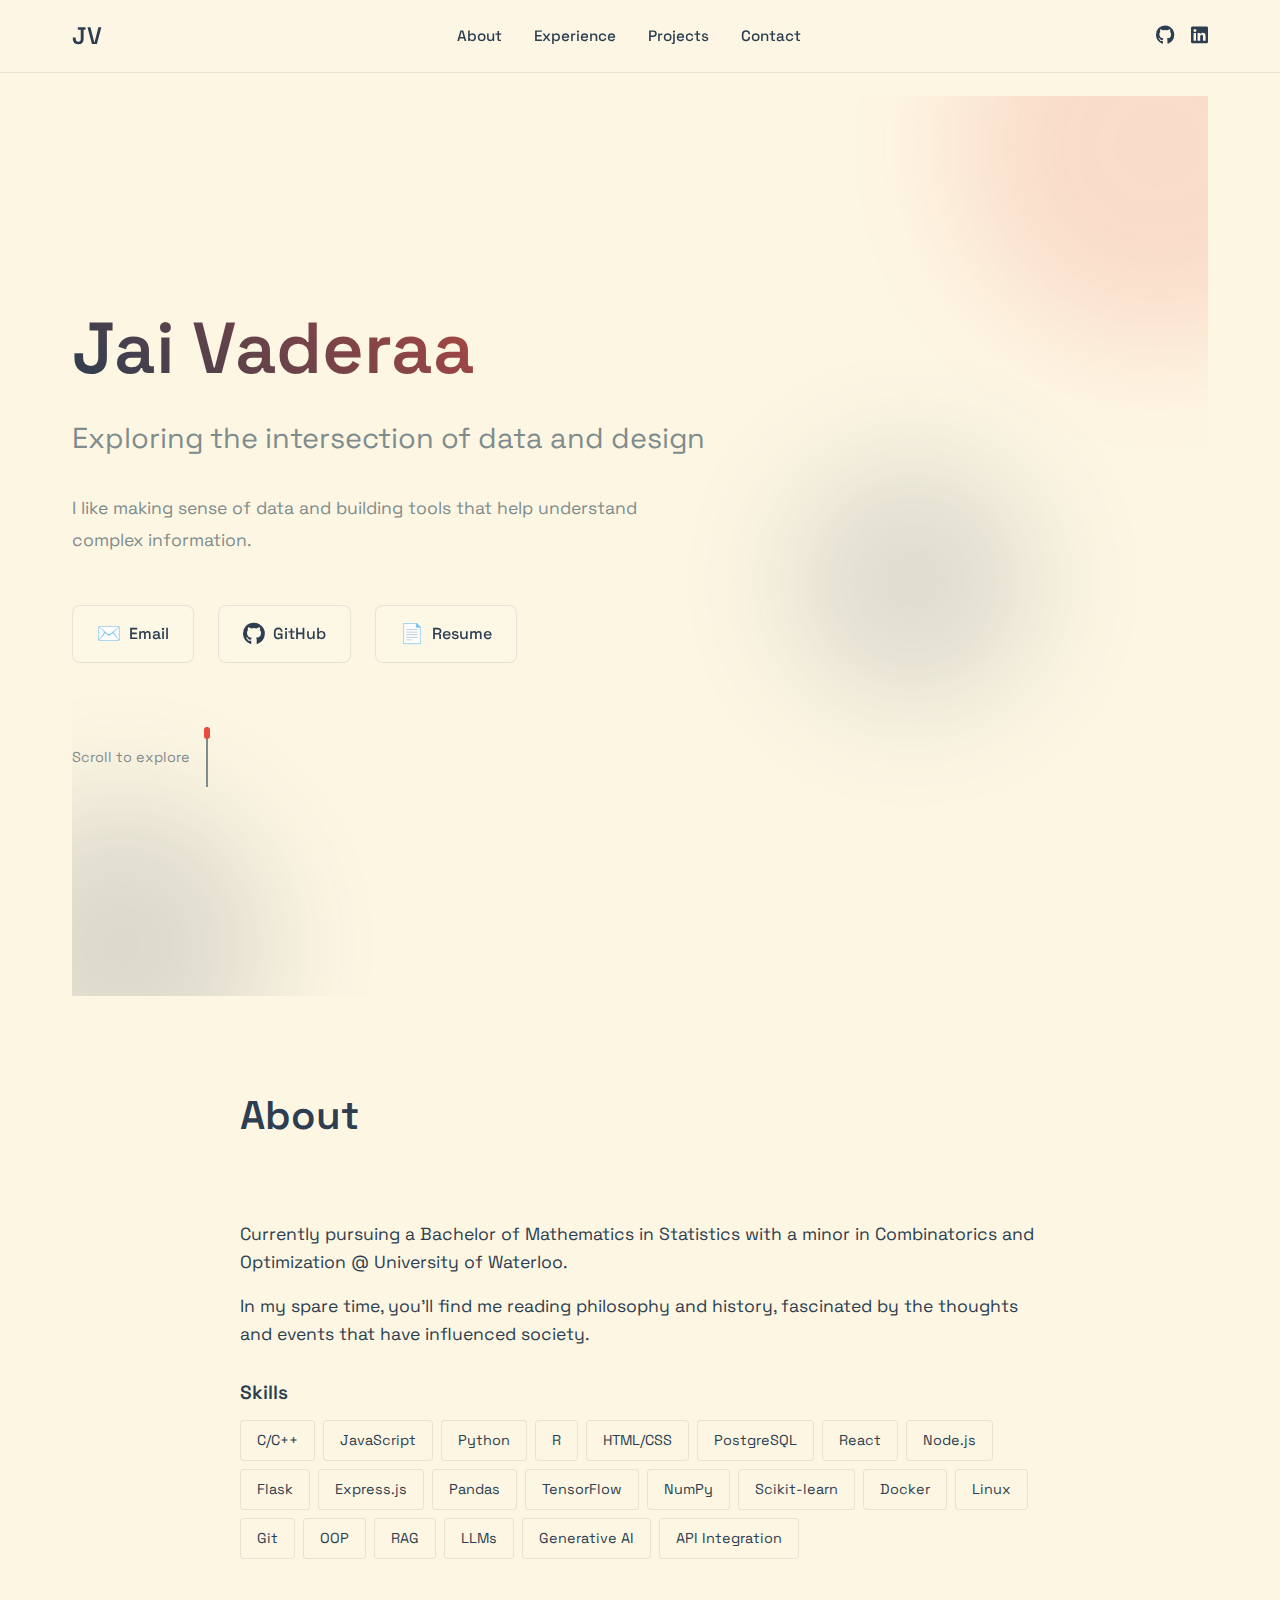
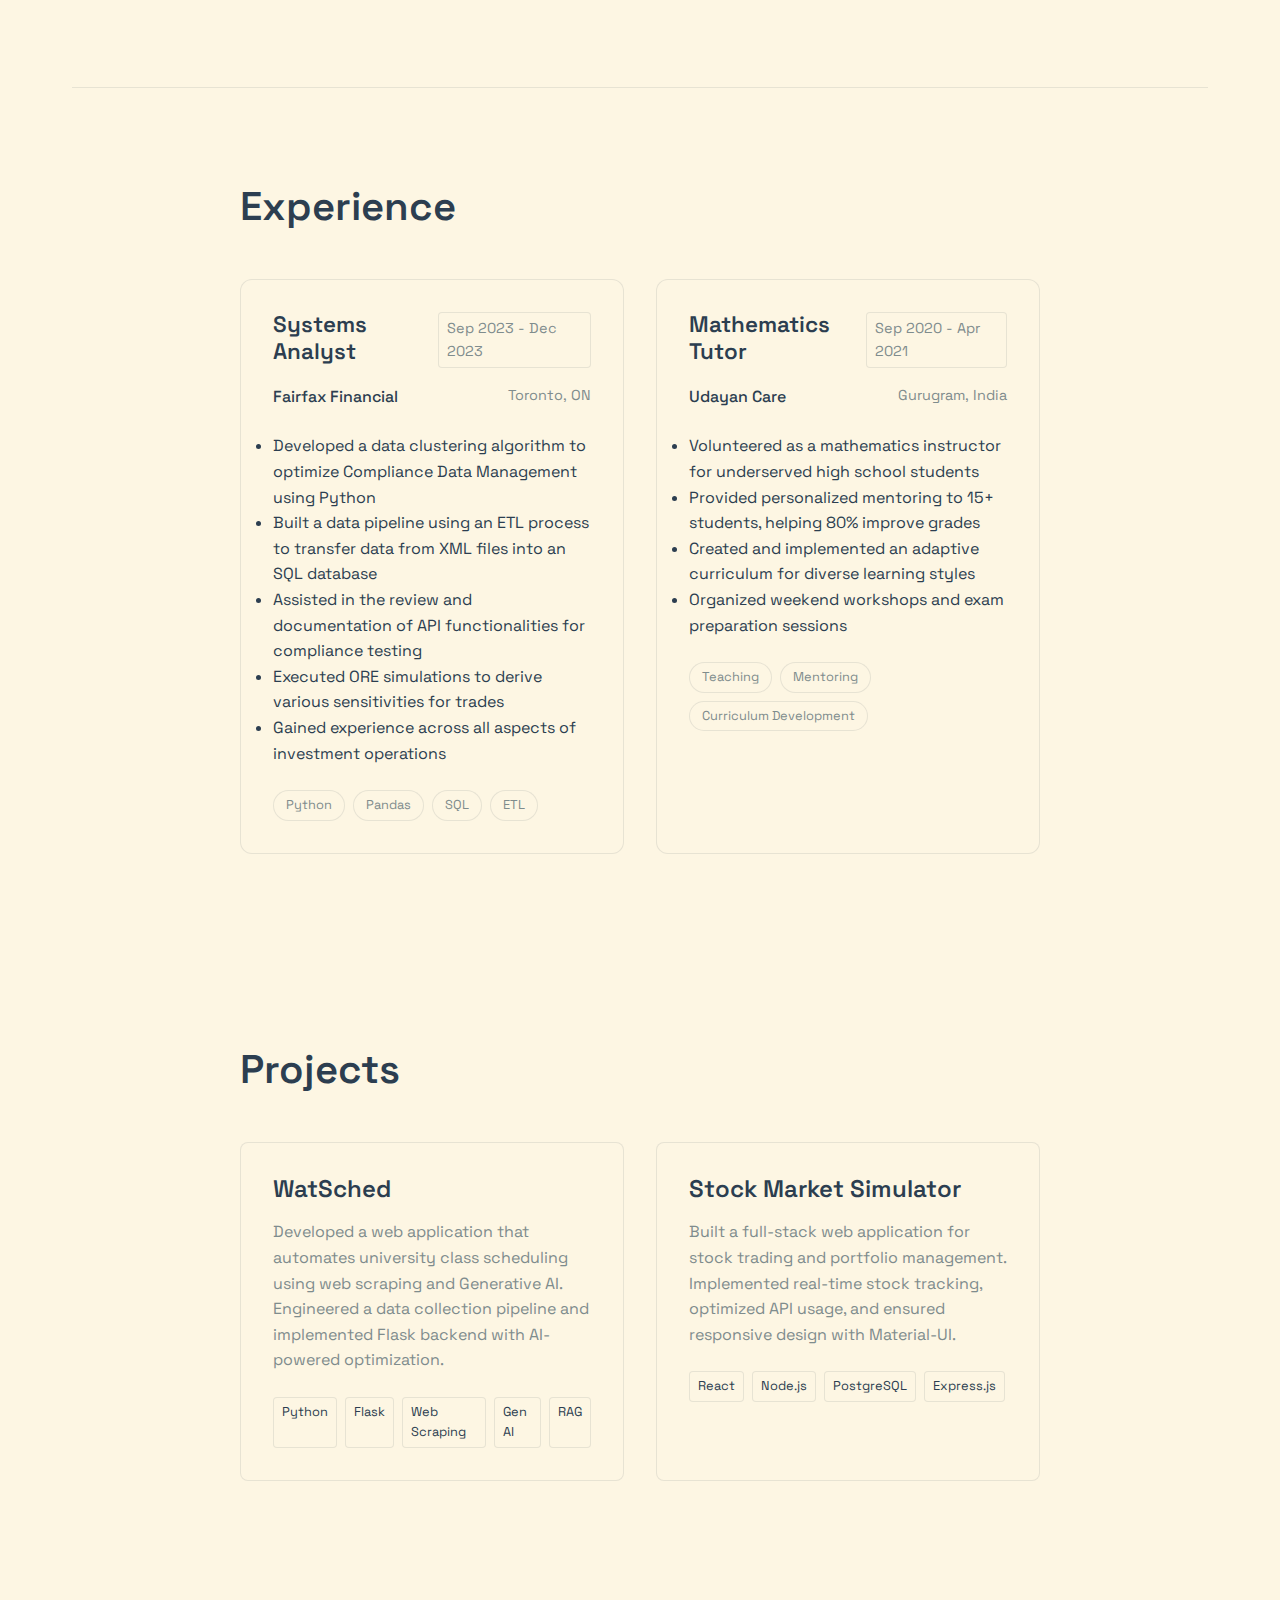
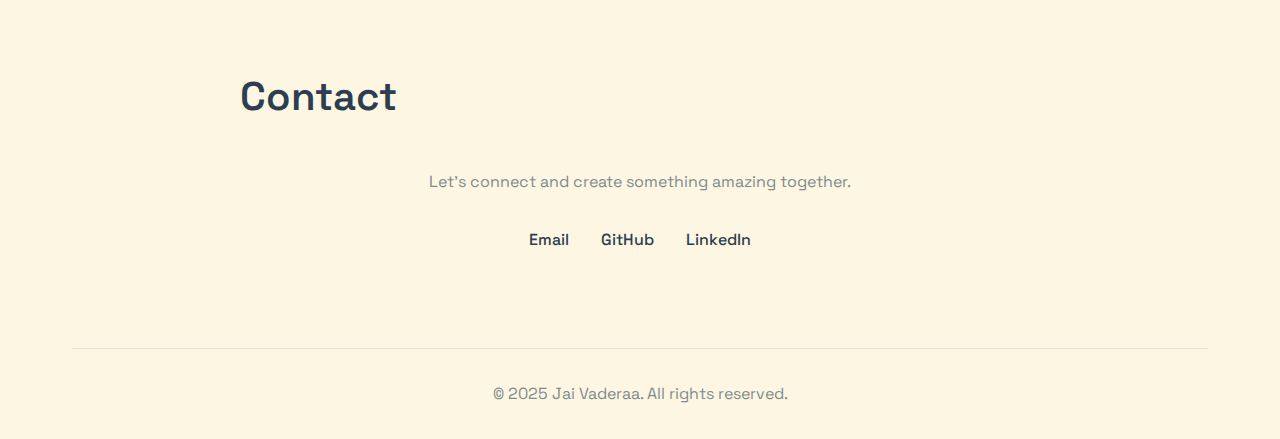
<file: index.html>
<!DOCTYPE html>
<html lang="en">
<head>
    <meta charset="UTF-8">
    <meta name="viewport" content="width=device-width, initial-scale=1.0">
    <title>Jai Vaderaa</title>
    <link rel="stylesheet" href="styles.css">
    <link href="https://fonts.googleapis.com/css2?family=Space+Grotesk:wght@400;500;600&display=swap" rel="stylesheet">
    <link rel="stylesheet" href="https://cdnjs.cloudflare.com/ajax/libs/font-awesome/6.0.0/css/all.min.css">
</head>
<body>
    <div class="cursor"></div>
    <div class="container">
        <header>
            <nav class="navbar">
                <div class="nav-logo">
                    <a href="#" class="logo">JV</a>
                </div>
                <div class="nav-links">
                    <a href="#about" class="nav-item">About</a>
                    <a href="#experience" class="nav-item">Experience</a>
                    <a href="#projects" class="nav-item">Projects</a>
                    <a href="#contact" class="nav-item">Contact</a>
                </div>
                <div class="nav-social">
                    <a href="https://github.com/Jai2405" target="_blank" rel="noopener noreferrer" class="nav-social-link">
                        <i class="fab fa-github"></i>
                    </a>
                    <a href="https://www.linkedin.com/in/jaivaderaa" target="_blank" rel="noopener noreferrer" class="nav-social-link">
                        <i class="fab fa-linkedin"></i>
                    </a>
                </div>
            </nav>
        </header>

        <main>
            <section class="hero">
                <div class="hero-content">
                    <div class="hero-text">
                        <h1 class="hero-title">Jai Vaderaa</h1>
                        <p class="hero-subtitle">Exploring the intersection of data and design</p>
                        <div class="hero-description">
                            <p>I like making sense of data and building tools that help  understand complex information.</p>
                        </div>
                    </div>
                    <div class="hero-links">
                        <a href="mailto:jvaderaa@uwaterloo.ca" class="hero-link">
                            <span class="link-icon">✉️</span>
                            <span>Email</span>
                        </a>
                        <a href="https://github.com/Jai2405" class="hero-link" target="_blank" rel="noopener noreferrer">
                            <i class="fab fa-github link-icon"></i>
                            <span>GitHub</span>
                        </a>
                        <a href="assets/JaiVaderaa_Resume.pdf" class="hero-link" target="_blank" rel="noopener noreferrer">
                            <span class="link-icon">📄</span>
                            <span>Resume</span>
                        </a>
                    </div>
                    <div class="hero-scroll">
                        <span>Scroll to explore</span>
                        <div class="scroll-indicator"></div>
                    </div>
                </div>
                <div class="hero-background">
                    <div class="background-shapes">
                        <div class="shape shape-1"></div>
                        <div class="shape shape-2"></div>
                        <div class="shape shape-3"></div>
                    </div>
                </div>
            </section>

            <section class="about" id="about">
                <div class="section-content">
                    <h2>About</h2>
                    <div class="about-content">
                        <div class="about-text">
                            <p>Currently pursuing a Bachelor of Mathematics in Statistics with a minor in Combinatorics and Optimization @ University of Waterloo.</p>
                            <p>In my spare time, you'll find me reading philosophy and history, fascinated by the thoughts and events that have influenced society.</p>
                        </div>
                        <div class="about-skills">
                            <h3>Skills</h3>
                            <div class="skills-grid">
                                <span class="skill-tag">C/C++</span>
                                <span class="skill-tag">JavaScript</span>
                                <span class="skill-tag">Python</span>
                                <span class="skill-tag">R</span>
                                <span class="skill-tag">HTML/CSS</span>
                                <span class="skill-tag">PostgreSQL</span>
                                <span class="skill-tag">React</span>
                                <span class="skill-tag">Node.js</span>
                                <span class="skill-tag">Flask</span>
                                <span class="skill-tag">Express.js</span>
                                <span class="skill-tag">Pandas</span>
                                <span class="skill-tag">TensorFlow</span>
                                <span class="skill-tag">NumPy</span>
                                <span class="skill-tag">Scikit-learn</span>
                                <span class="skill-tag">Docker</span>
                                <span class="skill-tag">Linux</span>
                                <span class="skill-tag">Git</span>
                                <span class="skill-tag">OOP</span>
                                <span class="skill-tag">RAG</span>
                                <span class="skill-tag">LLMs</span>
                                <span class="skill-tag">Generative AI</span>
                                <span class="skill-tag">API Integration</span>
                            </div>
                        </div>
                    </div>
                </div>
            </section>

            <section class="experience" id="experience">
                <div class="section-content">
                    <h2>Experience</h2>
                    <div class="experience-grid">
                        <div class="experience-card">
                            <div class="experience-header">
                                <h3>Systems Analyst</h3>
                                <span class="experience-date">Sep 2023 - Dec 2023</span>
                            </div>
                            <div class="experience-company">
                                <span class="company-name">Fairfax Financial</span>
                                <span class="company-location">Toronto, ON</span>
                            </div>
                            <div class="experience-description">
                                <ul>
                                    <li>Developed a data clustering algorithm to optimize Compliance Data Management using Python</li>
                                    <li>Built a data pipeline using an ETL process to transfer data from XML files into an SQL database</li>
                                    <li>Assisted in the review and documentation of API functionalities for compliance testing</li>
                                    <li>Executed ORE simulations to derive various sensitivities for trades</li>
                                    <li>Gained experience across all aspects of investment operations</li>
                                </ul>
                            </div>
                            <div class="experience-tags">
                                <span class="tag">Python</span>
                                <span class="tag">Pandas</span>
                                <span class="tag">SQL</span>
                                <span class="tag">ETL</span>
                            </div>
                        </div>

                        <div class="experience-card">
                            <div class="experience-header">
                                <h3>Mathematics Tutor</h3>
                                <span class="experience-date">Sep 2020 - Apr 2021</span>
                            </div>
                            <div class="experience-company">
                                <span class="company-name">Udayan Care</span>
                                <span class="company-location">Gurugram, India</span>
                            </div>
                            <div class="experience-description">
                                <ul>
                                    <li>Volunteered as a mathematics instructor for underserved high school students</li>
                                    <li>Provided personalized mentoring to 15+ students, helping 80% improve grades</li>
                                    <li>Created and implemented an adaptive curriculum for diverse learning styles</li>
                                    <li>Organized weekend workshops and exam preparation sessions</li>
                                </ul>
                            </div>
                            <div class="experience-tags">
                                <span class="tag">Teaching</span>
                                <span class="tag">Mentoring</span>
                                <span class="tag">Curriculum Development</span>
                            </div>
                        </div>
                    </div>
                </div>
            </section>

            

            <section class="projects" id="projects">
                <div class="section-content">
                    <h2>Projects</h2>
                    <div class="projects-grid">
                        <a href="https://github.com/Jai2405/WatSched" class="project-card" target="_blank" rel="noopener noreferrer">
                            <div class="project-overlay">
                                <i class="fab fa-github github-icon"></i>
                            </div>
                            <h3>WatSched</h3>
                            <p>Developed a web application that automates university class scheduling using web scraping and Generative AI. Engineered a data collection pipeline and implemented Flask backend with AI-powered optimization.</p>
                            <div class="project-tags">
                                <span>Python</span>
                                <span>Flask</span>
                                <span>Web Scraping</span>
                                <span>Gen AI</span>
                                <span>RAG</span>
                            </div>
                        </a>
                        <a href="https://github.com/Jai2405/stock-market-simulator" class="project-card" target="_blank" rel="noopener noreferrer">
                            <div class="project-overlay">
                                <i class="fab fa-github github-icon"></i>
                            </div>
                            <h3>Stock Market Simulator</h3>
                            <p>Built a full-stack web application for stock trading and portfolio management. Implemented real-time stock tracking, optimized API usage, and ensured responsive design with Material-UI.</p>
                            <div class="project-tags">
                                <span>React</span>
                                <span>Node.js</span>
                                <span>PostgreSQL</span>
                                <span>Express.js</span>
                            </div>
                        </a>
                    </div>
                </div>
            </section>

            <section class="contact" id="contact">
                <div class="section-content">
                    <h2>Contact</h2>
                    <div class="contact-content">
                        <p>Let's connect and create something amazing together.</p>
                        <div class="contact-links">
                            <a href="mailto:jvaderaa@uwaterloo.ca" class="contact-link">Email</a>
                            <a href="https://github.com/Jai2405" class="contact-link">GitHub</a>
                            <a href="https://www.linkedin.com/in/jaivaderaa" class="contact-link">LinkedIn</a>
                        </div>
                    </div>
                </div>
            </section>
        </main>

        <footer>
            <p>© 2025 Jai Vaderaa. All rights reserved.</p>
        </footer>
    </div>
    <script src="script.js"></script>
</body>
</html>
</file>
<file: styles.css>
:root {
    --primary: #2C3E50;
    --secondary: #34495E;
    --accent: #E74C3C;
    --background: #FDF6E3;
    --background-rgb: 253, 246, 227;
    --text: #2C3E50;
    --text-light: #7F8C8D;
    --border: rgba(44, 62, 80, 0.1);
}

@media (prefers-color-scheme: dark) {
    :root {
        --primary: #ECF0F1;
        --secondary: #BDC3C7;
        --accent: #E74C3C;
        --background: #2C3E50;
        --background-rgb: 44, 62, 80;
        --text: #ECF0F1;
        --text-light: #BDC3C7;
        --border: rgba(236, 240, 241, 0.1);
    }
}

* {
    margin: 0;
    padding: 0;
    box-sizing: border-box;
}

body {
    font-family: 'Space Grotesk', sans-serif;
    line-height: 1.6;
    color: var(--text);
    background: var(--background);
    min-height: 100vh;
    overflow-x: hidden;
}

.container {
    max-width: 1200px;
    margin: 0 auto;
    padding: 0 2rem;
}

header {
    padding: 1rem 0;
    position: fixed;
    top: 0;
    left: 0;
    right: 0;
    background: rgba(var(--background-rgb), 0.8);
    backdrop-filter: blur(10px);
    border-bottom: 1px solid var(--border);
    z-index: 100;
}

.navbar {
    display: flex;
    justify-content: space-between;
    align-items: center;
    max-width: 1200px;
    margin: 0 auto;
    padding: 0 2rem;
}

.nav-logo {
    flex-shrink: 0;
}

.logo {
    font-size: 1.5rem;
    font-weight: 600;
    color: var(--text);
    text-decoration: none;
    letter-spacing: -0.5px;
}

.nav-links {
    display: flex;
    gap: 2rem;
    margin: 0 2rem;
}

.nav-item {
    color: var(--text);
    text-decoration: none;
    font-weight: 500;
    font-size: 0.95rem;
    padding: 0.5rem 0;
    position: relative;
    transition: color 0.3s ease;
}

.nav-item::after {
    content: '';
    position: absolute;
    bottom: 0;
    left: 0;
    width: 0;
    height: 2px;
    background: var(--accent);
    transition: width 0.3s ease;
}

.nav-item:hover {
    color: var(--accent);
}

.nav-item:hover::after {
    width: 100%;
}

.nav-social {
    display: flex;
    gap: 1rem;
    align-items: center;
}

.nav-social-link {
    color: var(--text);
    font-size: 1.2rem;
    transition: all 0.3s ease;
}

.nav-social-link:hover {
    color: var(--accent);
    transform: translateY(-2px);
}

main {
    padding-top: 6rem;
}

section {
    padding: 6rem 0;
}

.section-content {
    max-width: 800px;
    margin: 0 auto;
}

h1, h2, h3 {
    font-weight: 600;
    line-height: 1.2;
}

h1 {
    font-size: 4rem;
    margin-bottom: 1rem;
}

h2 {
    font-size: 2.5rem;
    margin-bottom: 3rem;
}

h3 {
    font-size: 1.5rem;
    margin-bottom: 1rem;
}

.hero {
    min-height: 100vh;
    display: flex;
    align-items: center;
    position: relative;
    overflow: hidden;
}

.hero-content {
    max-width: 800px;
    position: relative;
    z-index: 2;
}

.hero-text {
    margin-bottom: 3rem;
}

.hero-title {
    font-size: 4.5rem;
    margin-bottom: 1.5rem;
    background: linear-gradient(45deg, var(--primary), var(--accent));
    -webkit-background-clip: text;
    -webkit-text-fill-color: transparent;
    animation: fadeInUp 1.2s cubic-bezier(0.4, 0, 0.2, 1);
}

.hero-subtitle {
    font-size: 1.8rem;
    color: var(--text-light);
    margin-bottom: 2rem;
    animation: fadeInUp 1.2s cubic-bezier(0.4, 0, 0.2, 1) 0.3s;
    animation-fill-mode: both;
}

.hero-description {
    max-width: 600px;
    animation: fadeInUp 1.2s cubic-bezier(0.4, 0, 0.2, 1) 0.6s;
    animation-fill-mode: both;
}

.hero-description p {
    margin-bottom: 1rem;
    color: var(--text-light);
    font-size: 1.1rem;
    line-height: 1.8;
}

.hero-links {
    display: flex;
    gap: 1.5rem;
    margin-bottom: 4rem;
    animation: fadeInUp 1.2s cubic-bezier(0.4, 0, 0.2, 1) 0.9s;
    animation-fill-mode: both;
}

.hero-link {
    display: flex;
    align-items: center;
    gap: 0.5rem;
    color: var(--text);
    text-decoration: none;
    font-weight: 500;
    padding: 0.8rem 1.5rem;
    border: 1px solid var(--border);
    border-radius: 8px;
    transition: all 0.4s cubic-bezier(0.4, 0, 0.2, 1);
    background: rgba(255, 255, 255, 0.1);
    backdrop-filter: blur(10px);
}

.hero-link:hover {
    transform: translateY(-5px);
    background: var(--accent);
    color: var(--background);
    border-color: var(--accent);
    box-shadow: 0 10px 20px rgba(231, 76, 60, 0.2);
}

.link-icon {
    font-size: 1.2rem;
    display: flex;
    align-items: center;
    justify-content: center;
}

.link-icon.fa-github {
    font-size: 1.4rem;
}

.hero-scroll {
    display: flex;
    align-items: center;
    gap: 1rem;
    color: var(--text-light);
    font-size: 0.9rem;
    animation: fadeInUp 1.2s cubic-bezier(0.4, 0, 0.2, 1) 1.2s;
    animation-fill-mode: both;
}

.scroll-indicator {
    width: 2px;
    height: 60px;
    background: var(--text-light);
    position: relative;
    animation: scrollIndicator 2.5s cubic-bezier(0.4, 0, 0.2, 1) infinite;
}

.scroll-indicator::after {
    content: '';
    position: absolute;
    top: 0;
    left: -2px;
    width: 6px;
    height: 12px;
    background: var(--accent);
    border-radius: 3px;
    animation: scrollIndicatorLine 2.5s cubic-bezier(0.4, 0, 0.2, 1) infinite;
}

.hero-background {
    position: absolute;
    top: 0;
    left: 0;
    right: 0;
    bottom: 0;
    z-index: 1;
    overflow: hidden;
}

.background-shapes {
    position: absolute;
    top: 0;
    left: 0;
    right: 0;
    bottom: 0;
}

.shape {
    position: absolute;
    border-radius: 50%;
    opacity: 0.15;
    filter: blur(60px);
    transition: all 0.6s cubic-bezier(0.4, 0, 0.2, 1);
}

.shape-1 {
    width: 400px;
    height: 400px;
    background: var(--accent);
    top: -150px;
    right: -150px;
    animation: float 8s cubic-bezier(0.4, 0, 0.2, 1) infinite;
}

.shape-2 {
    width: 300px;
    height: 300px;
    background: var(--primary);
    bottom: -100px;
    left: -100px;
    animation: float 12s cubic-bezier(0.4, 0, 0.2, 1) infinite;
}

.shape-3 {
    width: 250px;
    height: 250px;
    background: var(--secondary);
    top: 40%;
    right: 15%;
    animation: float 10s cubic-bezier(0.4, 0, 0.2, 1) infinite;
}

@keyframes fadeInUp {
    from {
        opacity: 0;
        transform: translateY(30px);
    }
    to {
        opacity: 1;
        transform: translateY(0);
    }
}

@keyframes float {
    0%, 100% {
        transform: translateY(0) scale(1);
    }
    50% {
        transform: translateY(-30px) scale(1.05);
    }
}

@keyframes scrollIndicator {
    0%, 100% {
        opacity: 0.2;
        height: 60px;
    }
    50% {
        opacity: 1;
        height: 40px;
    }
}

@keyframes scrollIndicatorLine {
    0% {
        transform: translateY(0);
    }
    50% {
        transform: translateY(48px);
    }
    100% {
        transform: translateY(0);
    }
}

.about-grid {
    display: grid;
    grid-template-columns: 1fr 1fr;
    gap: 4rem;
}

.about-content {
    max-width: 800px;
    margin: 0 auto;
    padding: 2rem 0;
}

.about-text {
    margin-bottom: 2rem;
}

.about-text p {
    font-size: 1.1rem;
    line-height: 1.6;
    color: var(--text);
    margin-bottom: 1rem;
}

.about-skills {
    margin-top: 2rem;
}

.about-skills h3 {
    font-size: 1.2rem;
    margin-bottom: 1rem;
    color: var(--text);
}

.skills-grid {
    display: flex;
    flex-wrap: wrap;
    gap: 0.5rem;
}

.skill-tag {
    background: var(--background);
    border: 1px solid var(--border);
    color: var(--text);
    padding: 0.5rem 1rem;
    border-radius: 4px;
    font-size: 0.9rem;
    transition: all 0.3s ease;
    white-space: nowrap;
    text-align: center;
}

.skill-tag:hover {
    background: var(--accent);
    color: var(--background);
    border-color: var(--accent);
}

.projects-grid {
    display: grid;
    grid-template-columns: repeat(auto-fit, minmax(300px, 1fr));
    gap: 2rem;
}

.project-card {
    display: block;
    padding: 2rem;
    background: var(--background);
    border: 1px solid var(--border);
    border-radius: 8px;
    text-decoration: none;
    color: var(--text);
    transition: all 0.3s ease;
    position: relative;
    overflow: hidden;
}

.project-overlay {
    position: absolute;
    top: 0;
    left: 0;
    right: 0;
    bottom: 0;
    background: rgba(255, 255, 255, 0.2);
    display: flex;
    align-items: center;
    justify-content: center;
    opacity: 0;
    transition: opacity 0.3s ease;
}

.github-icon {
    font-size: 3rem;
    color: #24292f;
    transform: translateY(20px);
    transition: transform 0.3s ease;
}

.project-card:hover .project-overlay {
    opacity: 1;
}

.project-card:hover .github-icon {
    transform: translateY(0);
}

.project-card:hover {
    transform: translateY(-5px);
    border-color: var(--accent);
}

.project-card h3 {
    margin-bottom: 1rem;
}

.project-card p {
    color: var(--text-light);
    margin-bottom: 1.5rem;
}

.project-tags {
    display: flex;
    gap: 0.5rem;
}

.project-tags span {
    font-size: 0.8rem;
    padding: 0.25rem 0.5rem;
    background: var(--background);
    border: 1px solid var(--border);
    border-radius: 4px;
}

.contact-content {
    text-align: center;
}

.contact-content p {
    color: var(--text-light);
    margin-bottom: 2rem;
}

.contact-links {
    display: flex;
    justify-content: center;
    gap: 2rem;
}

.contact-link {
    color: var(--text);
    text-decoration: none;
    font-weight: 500;
    transition: color 0.3s ease;
}

.contact-link:hover {
    color: var(--accent);
}

footer {
    padding: 2rem 0;
    text-align: center;
    color: var(--text-light);
    border-top: 1px solid var(--border);
}

@media (max-width: 768px) {
    .container {
        padding: 0 1.5rem;
    }

    h1 {
        font-size: 3rem;
    }

    h2 {
        font-size: 2rem;
    }

    .about-grid {
        grid-template-columns: 1fr;
        gap: 2rem;
    }

    .hero-title {
        font-size: 3.5rem;
    }

    .hero-subtitle {
        font-size: 1.5rem;
    }

    .hero-links {
        flex-direction: column;
    }

    .shape-1, .shape-2, .shape-3 {
        display: none;
    }

    .contact-links {
        flex-direction: column;
        gap: 1rem;
    }

    .skills-grid {
        gap: 0.3rem;
    }
    
    .skill-tag {
        padding: 0.4rem 0.8rem;
        font-size: 0.8rem;
    }

    .github-icon {
        font-size: 2rem;
    }

    .navbar {
        padding: 0 1rem;
    }

    .nav-links {
        gap: 1rem;
        margin: 0 1rem;
    }

    .nav-item {
        font-size: 0.9rem;
    }
}

@media (max-width: 480px) {
    h1 {
        font-size: 2.5rem;
    }

    h2 {
        font-size: 1.8rem;
    }

    .hero-title {
        font-size: 2.8rem;
    }

    .hero-subtitle {
        font-size: 1.3rem;
    }

    .hero-description p {
        font-size: 1rem;
    }

    .nav-links {
        display: none;
    }

    .nav-social {
        gap: 0.75rem;
    }
}

.experience {
    padding: 6rem 0;
    background: var(--background);
    position: relative;
}

.experience::before {
    content: '';
    position: absolute;
    top: 0;
    left: 0;
    right: 0;
    height: 1px;
    background: var(--border);
}

.experience-grid {
    display: grid;
    grid-template-columns: repeat(auto-fit, minmax(300px, 1fr));
    gap: 2rem;
    margin-top: 3rem;
}

.experience-card {
    background: var(--background);
    border: 1px solid var(--border);
    border-radius: 12px;
    padding: 2rem;
    transition: all 0.3s ease;
    position: relative;
    overflow: hidden;
}

.experience-card::before {
    content: '';
    position: absolute;
    top: 0;
    left: 0;
    width: 4px;
    height: 100%;
    background: var(--accent);
    opacity: 0;
    transition: opacity 0.3s ease;
}

.experience-card:hover {
    transform: translateY(-5px);
    border-color: var(--accent);
}

.experience-card:hover::before {
    opacity: 1;
}

.experience-header {
    display: flex;
    justify-content: space-between;
    align-items: flex-start;
    margin-bottom: 1rem;
}

.experience-header h3 {
    font-size: 1.4rem;
    margin: 0;
}

.experience-date {
    color: var(--text-light);
    font-size: 0.9rem;
    background: var(--background);
    padding: 0.25rem 0.5rem;
    border-radius: 4px;
    border: 1px solid var(--border);
}

.experience-company {
    display: flex;
    justify-content: space-between;
    margin-bottom: 1.5rem;
}

.company-name {
    font-weight: 500;
    color: var(--text);
}

.company-location {
    color: var(--text-light);
    font-size: 0.9rem;
}

.experience-description {
    margin-bottom: 1.5rem;
}

.experience-description p {
    color: var(--text-light);
    line-height: 1.6;
    font-size: 1rem;
}

.experience-tags {
    display: flex;
    flex-wrap: wrap;
    gap: 0.5rem;
}

.experience-tags .tag {
    font-size: 0.8rem;
    padding: 0.25rem 0.75rem;
    background: var(--background);
    border: 1px solid var(--border);
    border-radius: 20px;
    color: var(--text-light);
    transition: all 0.3s ease;
}

.experience-card:hover .tag {
    background: var(--accent);
    color: var(--background);
    border-color: var(--accent);
}

@media (max-width: 768px) {
    .experience-grid {
        grid-template-columns: 1fr;
    }

    .experience-card {
        padding: 1.5rem;
    }

    .experience-header {
        flex-direction: column;
        gap: 0.5rem;
    }

    .experience-company {
        flex-direction: column;
        gap: 0.5rem;
    }
}

@media (max-width: 480px) {
    .experience-card {
        padding: 1.25rem;
    }

    .experience-header h3 {
        font-size: 1.2rem;
    }

    .experience-description p {
        font-size: 0.9rem;
    }
}
</file>
